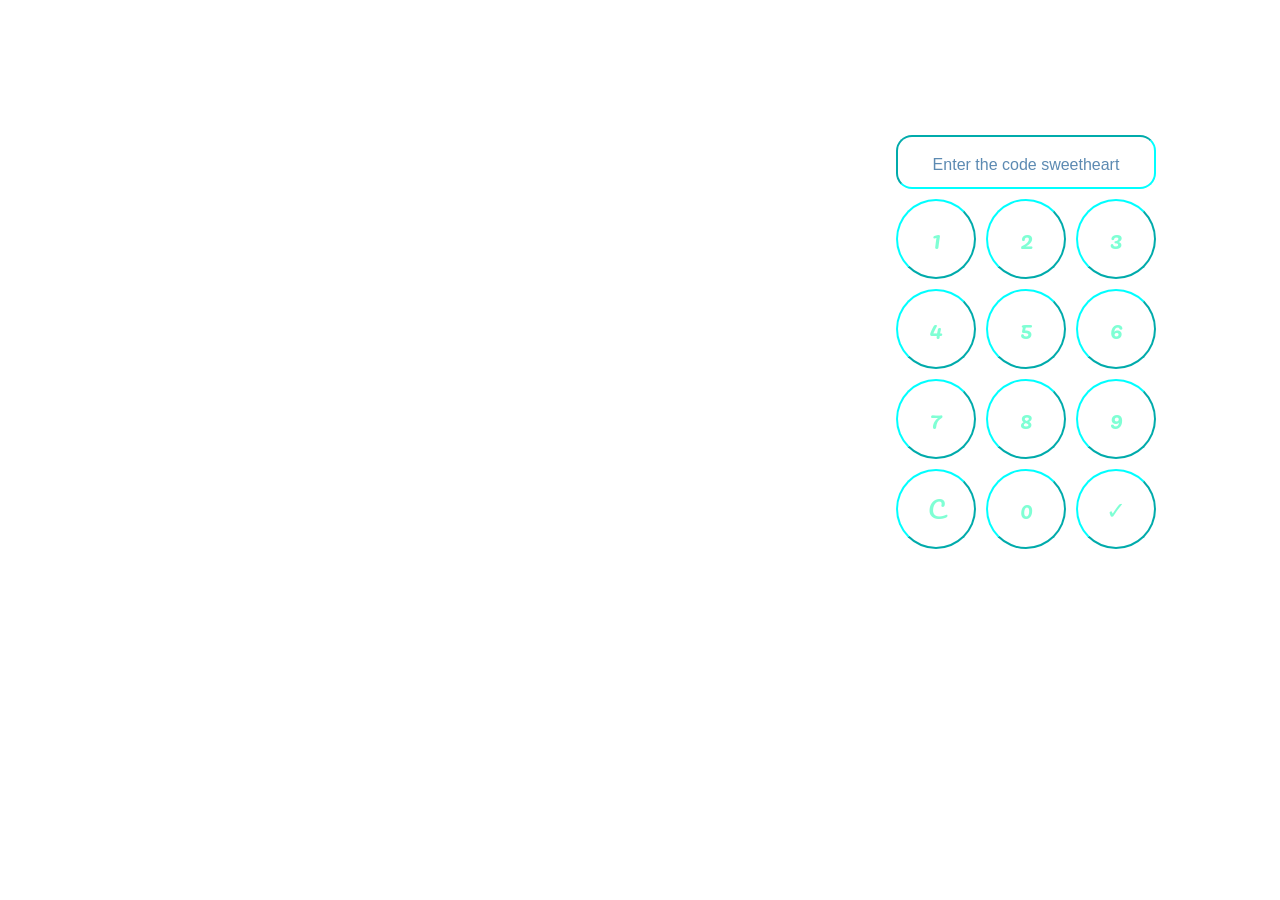
<file: index.html>
<!DOCTYPE html>
<html lang="en">
<head>
    <meta charset="UTF-8">
    <meta name="viewport" content="width=device-width, initial-scale=1.0">
    <title>cutie's birthday</title>
    <link rel="icon" href="icon.jpeg">
    <link rel="stylesheet" href="style.css">
    <link href="https://fonts.googleapis.com/css2?family=Pacifico&display=swap" rel="stylesheet">
</head>
<body>

<!-- lockscreen page -->
<div id="lockscreen" class="page active">
        <video autoplay muted loop class="video-bg">
            <source src="https://res.cloudinary.com/dez1fmyrm/video/upload/v1782759000/bg_video_vcyyvn.mp4" type="video/mp4">
            
        </video>
        
    <div class="numpad-container">
       

       <div class="numpad">
        <input type="password" id="display" placeholder="Enter the code sweetheart">
        <button onclick="addNum('1')">1</button>
        <button onclick="addNum('2')">2</button>
        <button onclick="addNum('3')">3</button>

        <button onclick="addNum('4')">4</button>
        <button onclick="addNum('5')">5</button>
        <button onclick="addNum('6')">6</button>

        <button onclick="addNum('7')">7</button>
        <button onclick="addNum('8')">8</button>
        <button onclick="addNum('9')">9</button>

        <button onclick="clearPass()">C</button>
        <button onclick="addNum('0')">0</button>
        <button onclick="checkPass()">✓</button>
       </div>
    </div>
    
</div>

<!-- sky shot page2 -->
<div id="page2" class="page">
    <video id="skyVideo"  class="video-bg">
    <source src="https://res.cloudinary.com/dez1fmyrm/video/upload/v1782759004/skyshots_qfqyc7.mp4" type="video/mp4">
</video>

    <button id="btn" onclick="showPage('page3')"> Click Here Cutie! </button>
   
</div>


<!-- page 3 wishing -->

<div id="page3" class="page">

    <div class="page3-content">

         <div class="date">
           <img src="photos/hpy.png" alt="birthday photo"> 
        </div>

        <div class="wishing">
            <video id="wishVideo" >
    <source src="https://res.cloudinary.com/dez1fmyrm/video/upload/v1782759001/wishing_wrriqc.mp4" type="video/mp4">
</video>
        </div>

        <div class="birthday-img">
            <img src="photos/mygirl.png" alt="Birthday Photo">
        </div>

       
        
        <button id="btn2" onclick="showPage('page4')"> Next>></button>

    </div>

</div>

<!-- page 4 opening gifts -->
<div id="page4" class="page">
  <h1>Gifts for my cutie 💕</h1>
  <div class="giftsection">
    <div id="gift1" class="gift" onclick="openGift(this,'love.html')"></div>
    <div id="gift2" class="gift" onclick="openGift(this,'game.html')"></div>
    <div id="gift4" class="gift" onclick="openGift(this,'page5')"></div>
    <div id="gift4" class="gift" onclick="openGift(this,'photo.html')"></div>
  </div>
</div>

<div id="page5" class="page">
   
    <img src="photos/letter.png" alt="Birthday Photo">
    <button class="btn3" onclick="showPage('page4')">Back</button>

</div>
    














<script src="index.js"></script>
</body>

</html>
</file>
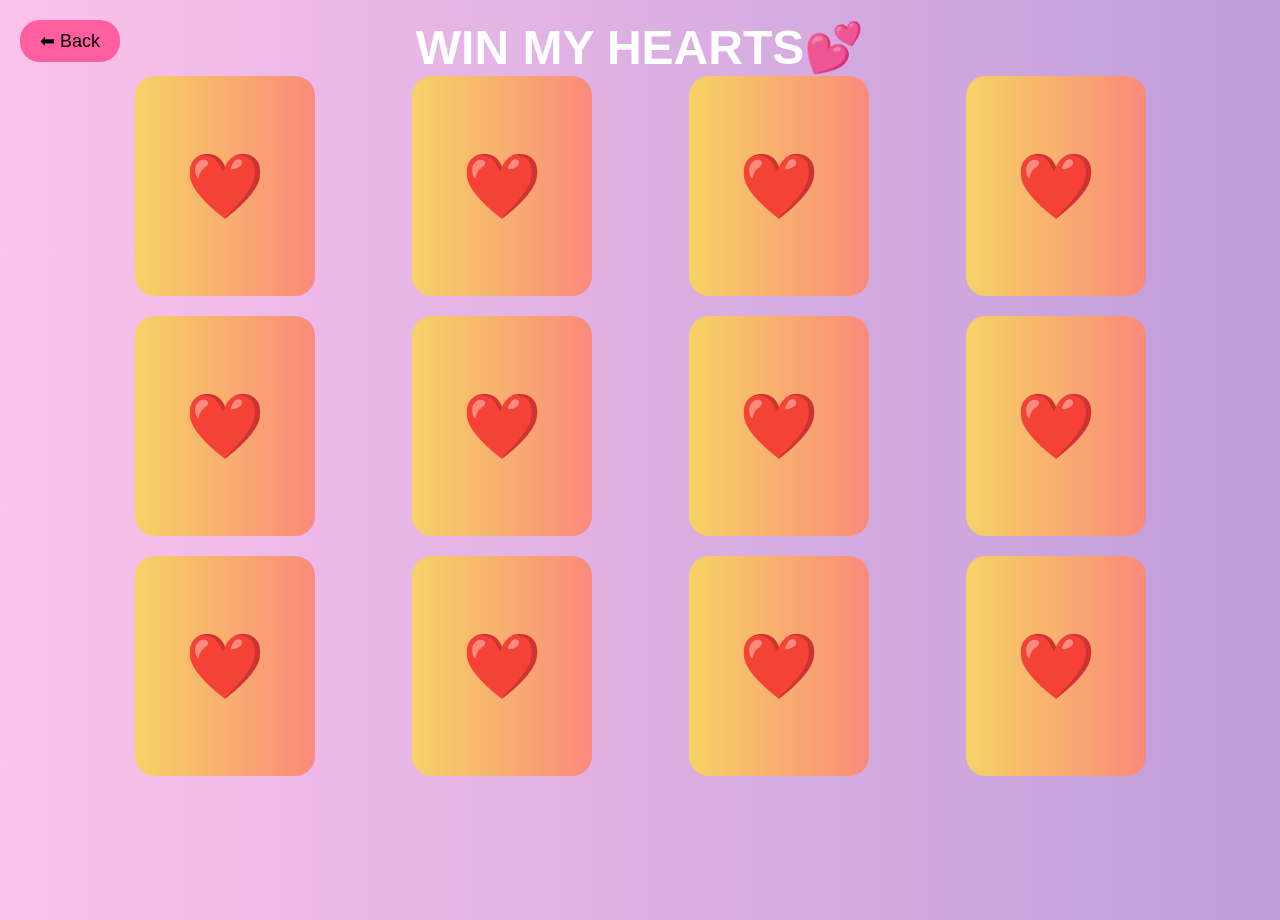
<file: game.html>
<!DOCTYPE html>
<html lang="en">
<head>
    <meta charset="UTF-8">
    <meta name="viewport" content="width=device-width, initial-scale=1.0">
    <title>Our Memory Match 💖</title>
    <link rel="stylesheet" href="game.css">
    <link href="https://fonts.googleapis.com/css2?family=Great+Vibes&family=Poppins:wght@400;600&display=swap" rel="stylesheet">
</head>
<body>
    <button onclick="goBack()" id="backBtn">⬅ Back</button>
    <h1>WIN MY HEARTS💕</h1>
   

    <div class="game-board" id="gameBoard"></div>

    <div id="finalLove">
        YAAAYYAYYYAY YOU WON ALL MY HEARTS ❤️🫠
    </div>

    <div id="confetti-container"></div>

    <script src="game.js"></script>
</body>
</html>
</file>
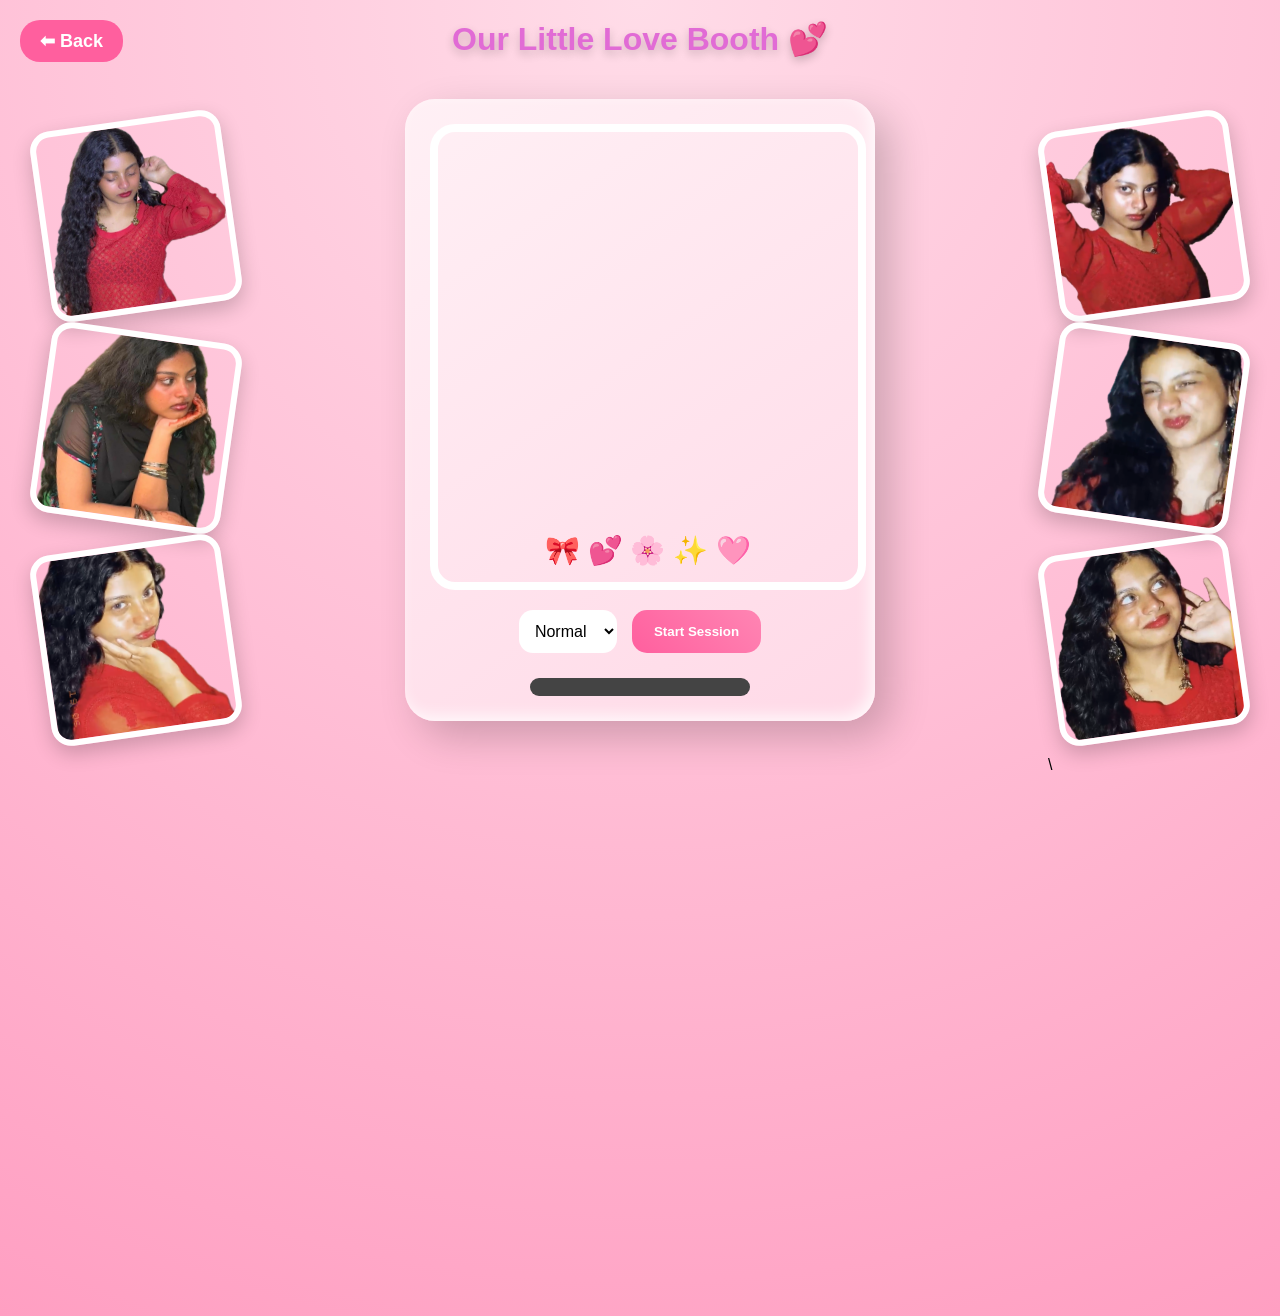
<file: photo.html>
<!DOCTYPE html>
<html lang="en">
<head>
    <meta charset="UTF-8">
    <meta name="viewport" content="width=device-width, initial-scale=1.0">
    <title>Love Booth ❤️</title>
    <link rel="stylesheet" href="photo.css">
</head>
<body>
<button onclick="goBack()" id="backBtn">⬅ Back</button>

<h1> Our Little Love Booth 💕</h1>

<!-- Left Decorations -->
<div class="decor left">
    <img src="photos/img9.png">
    <img src="photos/Subject.png">   
    <img src="photos/img2.png">
    
</div>

<!-- Booth -->
<div class="machine">

    <div class="camera-box">
        <video id="video" autoplay></video>

        <div class="overlay">
            🎀 💕 🌸 ✨ 🩷
        </div>

        <div id="countdown"></div>

        <!-- Flash -->
        <div id="flash"></div>
    </div>

    <div class="controls">
        <select id="filter">
            <option value="none">Normal</option>
            <option value="grayscale(1)">B&W</option>
            <option value="sepia(1)">Vintage</option>
            <option value="brightness(1.2)">Bright</option>
        </select>

        <button id="startBtn">Start Session</button>
        <button id="printBtn">Print Strip</button>
        <button id="downloadBtn">Download</button>
    </div>

    <div class="printer-slot"></div>
</div>

<!-- Right Decorations -->
<div class="decor right">
    <img src="photos/img10.png">
    <img src="photos/img11.png">
    <img src="photos/img12.png">
    
    \
</div>

<!-- Printed Strip -->
<div id="output"></div>

<canvas id="canvas"></canvas>

<script src="photo.js"></script>

</body>
</html>
</file>
<file: style.css>
*{
    padding: 0;
    margin: 0;
}

/* bg video */
#lockscreen{
    height: 100vh;
    width:100vw;
}
.video-bg {
            position: fixed;
            top:0;
            left: 0;
            width: 100vw;
            height: 100vh;
            object-fit:cover;
            z-index: -1;
}
/* numpad */

.numpad-container{
    position: absolute;
    top: 15vh;
    left:70vw;
    
}
.numpad{
    display:grid;
    grid-template-columns:repeat(3,80px);
    gap:10px;
    justify-content:center;
}

#display{
    grid-column:1 / 4; /* span all 3 columns */
    height:50px;
    font-size:24px;
    color: white;
    text-align:center;
    background-color: transparent;
    border-radius:1rem;
    border-color: aqua;

}

.numpad button{
    height:80px;
    font-size:24px;
    cursor:pointer;
    color:aquamarine;
    background-color: transparent;
    border-radius: 50%;
    border-color: aqua;
    font-family: 'Pacifico', cursive;
}
::placeholder{
    font-size: 1rem;
    color: rgb(92, 138, 178);
}

button:hover{
    background-color: aqua;
    color: black;

}

button:active{
    background-color: transparent;
    color: aqua;
}

/* pageswitch */
.page{
    display: none;
}

.page.active{
    display: block;
}

/* skyshot button */
#btn,#btn2,#btn3{
    display: none;
    position: absolute;
    top: 80%;
    left: 45%;
    padding: 15px 25px;
    font-size: 18px;
    border: none;
    border-radius: 10px;
    cursor: pointer;
      background: linear-gradient(270deg, rgb(0, 111, 78), #2e6569, #506563, #ffdde1);
       background: linear-gradient(90deg, rgb(0, 109, 146), #523468, #96488d, #6e343b);
      background-size: 600% 600%;
    animation: gradientMove 3s ease infinite;
       font-family: 'Pacifico', cursive;
}
@keyframes gradientMove{
    0%{ background-position: 0% 50%; }
    50%{ background-position: 100% 50%; }
    100%{ background-position: 0% 50%; }
}

#btn:hover{
    animation: gradientMove 3s ease infinite;
    background: linear-gradient(45deg, rgb(11, 0, 16), #3d145a, #c8c4d0, #ffdde1);
}

/* page 3 */

#page3{
   height: 100vh;
    width: 100vw;

    background-image: url("bgimage.jpeg");
    background-size: cover;
    background-position: center;
    background-repeat: no-repeat;


}

.page3-content{
    height: 100vh;
    width: 100vw;
    display: flex;
    justify-content: center;
    align-items: center;

}

.birthday-img,.wishing,.date{
    height: 100%;
    width: 33.33%;
    display: flex;
    justify-content: center;
    align-items: center;
}


.birthday-img img{
    height: 85vh;
    width: 25vw;
    border-radius: 30px;
}



.wishing video{
    height: 100%;
    width: 100%;
    border-radius: 30px;
    /* margin-right: 3vw ; */


}

.date img{
    height: 85vh;
    width: 25vw;
    border-radius: 30px;
}


/* page 4 */

#page4.active{
    height: 100vh;
    width: 100vw;
    background-image: url("photos/bg2.jpeg");
    background-size: cover;
    background-position: center;
    background-repeat: no-repeat;
    display: flex;
    align-items: center;
    justify-content: center;
    flex-direction: column;
}

.giftsection{
    height: 60vh;
    width: 70vw;
    /* background-color: #96488d; */

    display: flex;
    align-items: center;
    justify-content: space-around;
    flex-wrap: wrap;

}

.gift{
    height: 30vh;
    width: 15vw;
    background-image: url('photos/giftclose.png');
    background-size: cover;
    background-position: center;
    background-repeat: no-repeat;
    cursor: pointer;
}

#page5.active{
    height: 200vh;
    width: 100vw;
    background-color: black;
    display: flex;
    align-items: center;
    justify-content: center;
}

#page5 img{
  height: 100%;
  width: 80%;
}

#page5.active button{
    position: absolute;
    color: wheat;
    top: 0;
    left: 0;
    padding: 5px;
    border-radius: 10px;
    margin-left: 20px;
    margin-top: 20px;
    background-color: transparent;
}
</file>
<file: game.css>
*{
    margin:0;
    padding:0;
    box-sizing:border-box;
}

body{
    min-height:100vh;
    text-align:center;
    color:white;
    font-family: Arial, sans-serif;

    background: linear-gradient(
    270deg,
    #ff9a9e,
    #fad0c4,
    #fad0c4,
    #a18cd1,
    #fbc2eb
    );

    background-size: 600% 600%;
    /* animation: gradientMove 8s ease infinite; */
}

#backBtn{
    position: fixed;
    top: 20px;
    left: 20px;
    z-index: 9999;
    background-color: rgb(255, 95, 158);
    padding: 10px 20px;
    border: none;
    border-radius: 20px;
    cursor: pointer;

    font-size: 18px;
}

@keyframes gradientMove{
    0%{ background-position: 0% 50%; }
    50%{ background-position: 100% 50%; }
    100%{ background-position: 0% 50%; }
}

h1{
    margin-top: 20px;
    font-size: 3rem;
}

p{
    margin-bottom: 20px;
}

.game-board{
    width: 85%;
    margin: auto;
    display: grid;
    grid-template-columns: repeat(4, 1fr);
    gap: 20px;
    justify-items: center;
}

.card{
    width: 180px;
    height: 220px;
    position: relative;
    transform-style: preserve-3d;
    transition: transform 0.6s;
    cursor:pointer;
}

.card.flip{
    transform: rotateY(180deg);
}

.front,
.back{
    width:100%;
    height:100%;
    position:absolute;
    border-radius:20px;
    backface-visibility:hidden;
    overflow:hidden;
}

.front{
    background: linear-gradient(
    270deg,
    #ff758c,
    #ff7eb3,
    #ffd3a5,
    #fd6585,
    #f6d365
    );

    background-size:600% 600%;
    animation: gradientMove 7s ease infinite;

    display:flex;
    justify-content:center;
    align-items:center;
    font-size:4rem;
}

.back{
    transform: rotateY(180deg);
}

.back img{
    width:100%;
    height:100%;
    object-fit:cover;
}

/* end animation */
.win-card{
    animation: celebrate 1.2s ease forwards;
}

@keyframes celebrate{
    0%{
        transform: scale(1);
        box-shadow: 0 0 0px pink;
    }
    30%{
        transform: scale(1.15);
        box-shadow: 0 0 30px #ff4da6;
    }
    100%{
        transform: scale(0);
        opacity:0;
    }
}

/* final text */
#finalLove{
    position: fixed;
    top: 50%;
    left: 50%;
    transform: translate(-50%, -50%) scale(0.9);

    font-family:Georgia, 'Times New Roman', Times, serif;
    font-size: 3rem;
    text-align: center;
    color: white;

    padding: 35px 60px;
    border-radius: 30px;

    background: rgba(255,255,255,0.12);
    backdrop-filter: blur(12px);
    border: 2px solid rgba(255,255,255,0.25);

    opacity: 0;
    pointer-events: none;
    z-index: 9998;

    will-change: transform, opacity;
}

#finalLove.show{
    animation: smoothPop 700ms cubic-bezier(0.22, 1, 0.36, 1) forwards;
}

@keyframes smoothPop{
    0%{
        opacity: 0;
        transform: translate(-50%, -50%) scale(0.75);
    }

    60%{
        opacity: 1;
        transform: translate(-50%, -50%) scale(1.03);
    }

    100%{
        opacity: 1;
        transform: translate(-50%, -50%) scale(1);
    }
}

/* confetti */
#confetti-container{
    position: fixed;
    top:0;
    left:0;
    width:100%;
    height:100%;
    pointer-events:none;
    overflow:hidden;
    z-index:9999;
}

.confetti{
    position:absolute;
    width:12px;
    height:12px;
    border-radius:50%;
    opacity:1;
    animation: explode 3s ease-out forwards;
}

@keyframes explode{
    0%{
        transform: translate(0,0) scale(1);
        opacity:1;
    }
    100%{
        transform: translate(var(--x), var(--y)) rotate(720deg);
        opacity:0;
    }
}
</file>
<file: photo.css>
body{
    margin:0;
    min-height:100vh;
    background:
    radial-gradient(circle at top,#ffdce8,#ffbfd6,#ff9fc2);
    display:flex;
    flex-direction:column;
    align-items:center;
    font-family:'Trebuchet MS',sans-serif;
    position:relative;
}
#backBtn{
    position: fixed;
    top: 20px;
    left: 20px;
    z-index: 9999;
    background-color: rgb(255, 95, 158);
    padding: 10px 20px;
    border: none;
    border-radius: 20px;
    cursor: pointer;

    font-size: 18px;
}
h1{
    margin-top:20px;
    color:rgb(225, 107, 213);
    font-weight: 10000;
    font-size: 2rem;
    text-shadow:0 4px 10px rgba(0,0,0,.2);
    font-family:'Gill Sans', 'Gill Sans MT', Calibri, 'Trebuchet MS', sans-serif;
}

.machine{
    width:420px;
    background:linear-gradient(145deg,#fff0f5,#ffd9e7);
    padding:25px;
    border-radius:30px;
    box-shadow:
    15px 15px 40px rgba(0,0,0,.2),
    inset -5px -5px 15px rgba(255,255,255,.8);
    margin-top:20px;
    z-index:2;
}

.camera-box{
    position:relative;
    width:100%;
    height:450px;
    border-radius:25px;
    overflow:hidden;
    border:8px solid white;
}

video{
    width:100%;
    height:100%;
    object-fit:cover;
}

.overlay{
    position:absolute;
    bottom:15px;
    width:100%;
    text-align:center;
    font-size:28px;
}

#countdown{
    position:absolute;
    top:50%;
    left:50%;
    transform:translate(-50%,-50%);
    font-size:90px;
    color:white;
    font-weight:bold;
    text-shadow:0 0 20px black;
}

.controls{
    margin-top:20px;
    display:flex;
    gap:15px;
    justify-content:center;
    flex-wrap:wrap;
}

select{
    padding:12px;
    border:none;
    border-radius:14px;
    background:white;
    font-size:16px;
}

button{
    padding:14px 22px;
    border:none;
    border-radius:15px;
    font-weight:bold;
    cursor:pointer;
    transition:.3s;
    color:white;
}

#startBtn{
    background:linear-gradient(45deg,#ff5f9e,#ff85b3);
}

#printBtn{
    display:none;
    background:linear-gradient(45deg,#8b5cf6,#c084fc);
}

#downloadBtn{
    display:none;
    background:linear-gradient(45deg,#10b981,#34d399);
}

button:hover{
    transform:translateY(-3px);
}

.printer-slot{
    width:220px;
    height:18px;
    background:#444;
    margin:25px auto 0;
    border-radius:10px;
}

#output{
    margin-top:-5px;
    position:relative;
    min-height:600px;
}

.photo-strip{
    width:220px;
    background:white;
    padding:10px;
    border-radius:0 0 15px 15px;
    box-shadow:0 15px 30px rgba(0,0,0,.25);
    transform:translateY(-350px);
    opacity:0;
}

.photo-strip.print{
    animation:printOut 4s ease forwards;
}

.photo-strip img{
    width:100%;
    margin-bottom:10px;
    border-radius:10px;
}

.decor{
    position:absolute;
    top:120px;
    display:flex;
    flex-direction:column;
    gap:20px;
}

.left{
    left:40px;
}

.right{
    right:40px;
}

.decor img{
    width:180px;
    height:180px;
    object-fit:cover;
    border-radius:20px;
    border:6px solid white;
    box-shadow:0 8px 20px rgba(0,0,0,.2);
    transform:rotate(-8deg);
}

.right img:nth-child(2){
    transform:rotate(8deg);
}

.left img:nth-child(2){
    transform:rotate(8deg);
}

#flash{
    position:absolute;
    inset:0;
    background:white;
    opacity:0;
    pointer-events:none;
}

#flash.active{
    animation:blink .25s ease;
}

canvas{
    display:none;
}

@keyframes blink{
    0%{opacity:0;}
    40%{opacity:1;}
    100%{opacity:0;}
}

@keyframes printOut{
    0%{
        transform:translateY(-350px);
        opacity:0;
    }
    30%{
        opacity:1;
    }
    100%{
        transform:translateY(0);
        opacity:1;
    }
}
</file>
